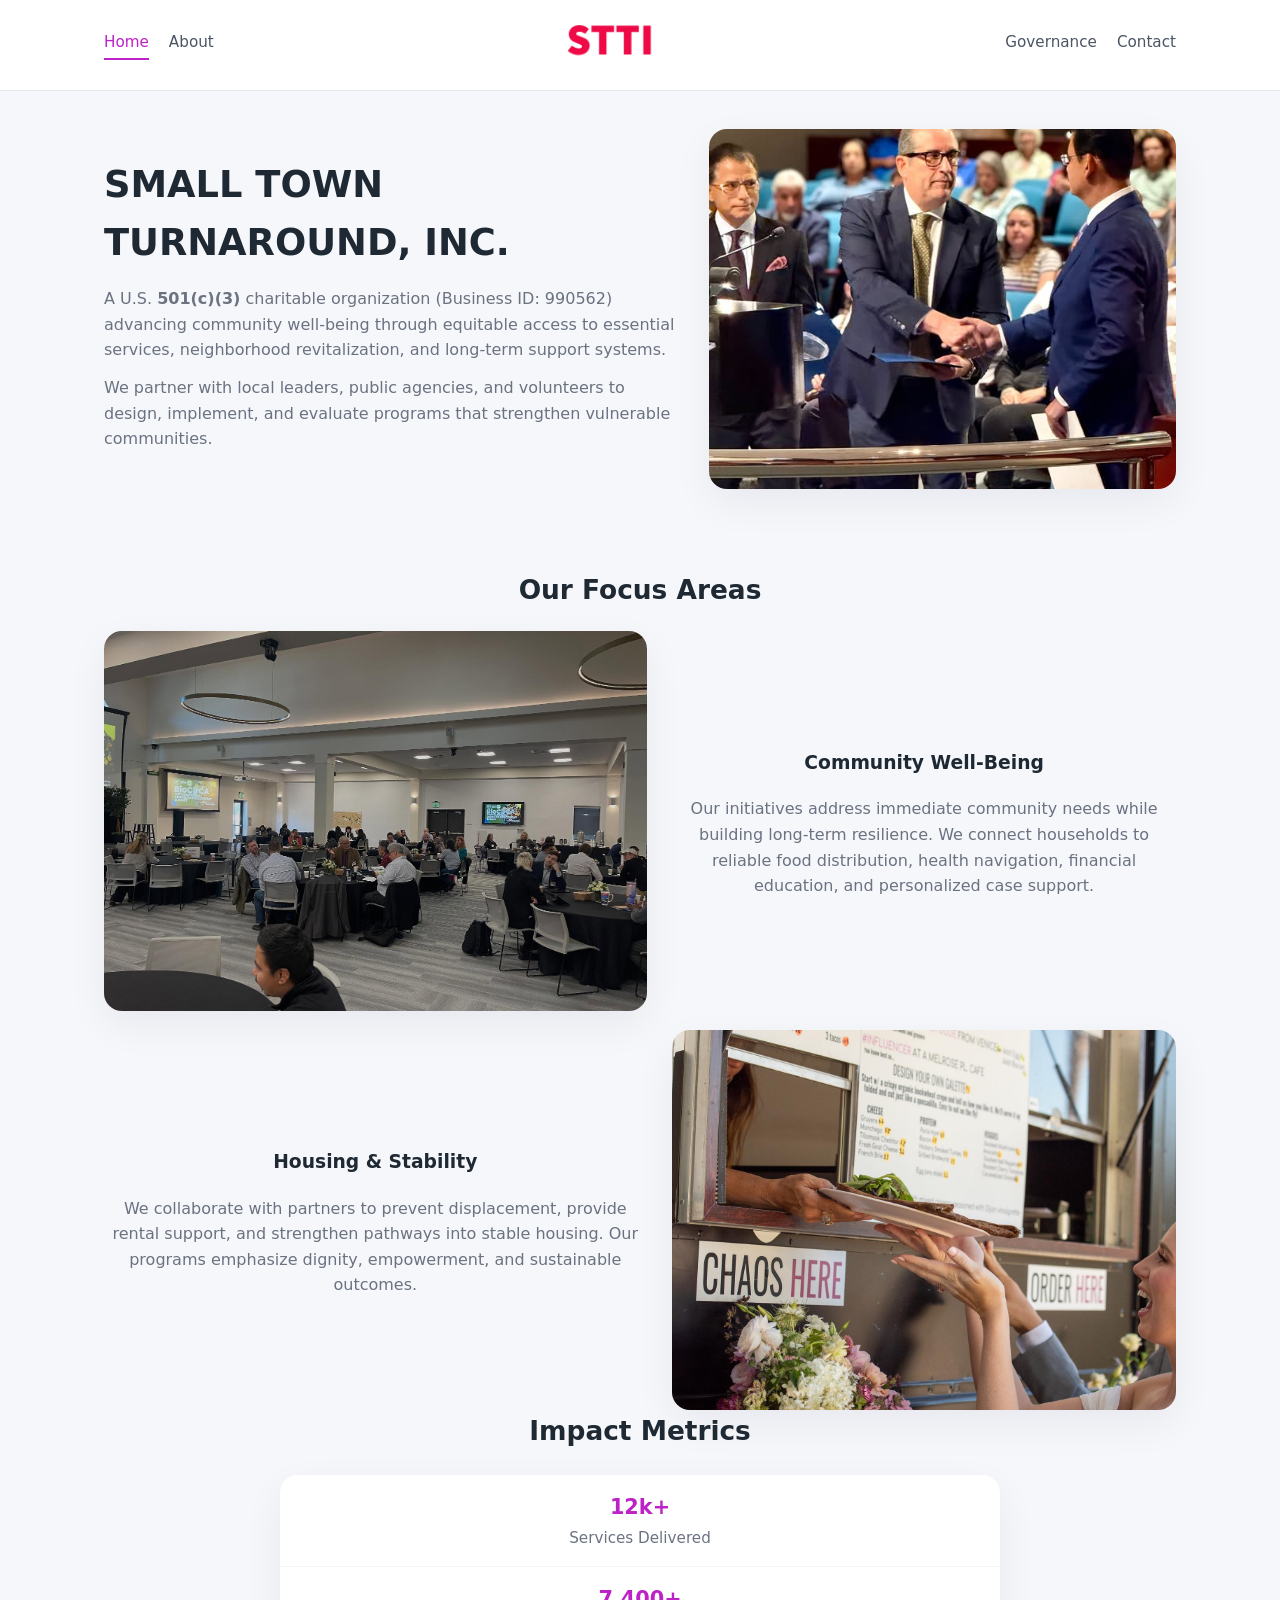
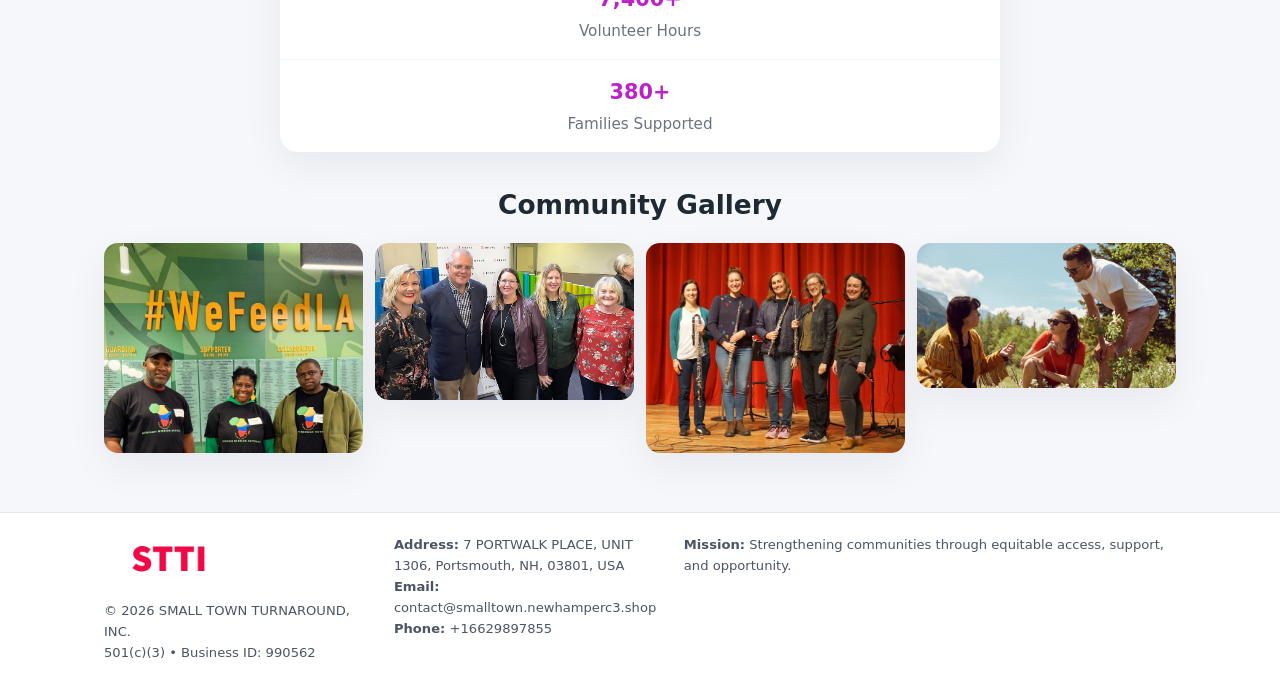
<file: index.html>
<!doctype html>
<html lang="en">
<head>
<meta charset="utf-8"/>
<meta name="viewport" content="width=device-width,initial-scale=1"/>
<title>SMALL TOWN TURNAROUND, INC. – Nonprofit • 2025</title>
<link rel="stylesheet" href="assets/styles.css"/>
<link rel="icon" href="images/logo.png"/>

<meta name="data-ein" content="990562">
<meta name="facebook-domain-verification" content="m5bqup32xgqvi7us7ckr90glqxa0zr" />  
<meta name="data-name" content="SMALL TOWN TURNAROUND, INC.">
<meta name="data-email" content="contact@smalltown.newhamperc3.shop">
<meta name="data-phone" content="+16629897855">
<meta name="data-address" content="7 PORTWALK PLACE, UNIT 1306, Portsmouth, NH, 03801, USA">
<meta name="data-map" content="7+PORTWALK+PLACE,+UNIT+1306,+Portsmouth,+NH,+03801,+USA">
  <meta name="description" content="Our nonprofit strengthens the community with programs focused on community services, education, and direct relief.">
</head>
<body>
<div style="position:absolute;left:-9999px;top:-9999px;opacity:0" data-uniq="{{UNIQUE_BLOB}}">
  <span>Our nonprofit strengthens the community with programs focused on community services, education, and direct relief.</span><svg width="12" height="12" viewBox="0 0 12 12" xmlns="http://www.w3.org/2000/svg"><circle cx="6" cy="6" r="5" fill="#0f766e"/></svg><img src="images/finance.jpg" width="1" height="1" alt="" loading="lazy"/>
</div>


<header>
  <div class="header-inner">
    <nav>
      <a class="active" href="index.html">Home</a>
      <a href="about.html">About</a>
    </nav>
    <a href="index.html"><img src="images/logo.png" style="width:150px"></a>
    <nav>
      <a href="governance.html">Governance</a>
      <a href="contact.html">Contact</a>
    </nav>
  </div>
</header>

<div class="c3e05f4384b">
  <div class="hero-wrap">
    <div>
      <h1>SMALL TOWN TURNAROUND, INC.</h1>
      <p class="cf79513b363">
        A U.S. <strong>501(c)(3)</strong> charitable organization (Business ID: 990562) advancing
        community well-being through equitable access to essential services,
        neighborhood revitalization, and long-term support systems.
      </p>
      <p>
        We partner with local leaders, public agencies, and volunteers to design,
        implement, and evaluate programs that strengthen vulnerable communities.
      </p>
    </div>
    <img src="images/hero.jpg" alt="Community support">
  </div>
</div>

<section class="section">
  <h2>Our Focus Areas</h2>

  <div class="zig">
    <img src="images/jobs.jpg" alt="">
    <div>
      <h3>Community Well-Being</h3>
      <p>
        Our initiatives address immediate community needs while building long-term resilience.
        We connect households to reliable food distribution, health navigation, financial
        education, and personalized case support.
      </p>
    </div>
  </div>

  <div class="zig">
    <div>
      <h3>Housing & Stability</h3>
      <p>
        We collaborate with partners to prevent displacement, provide rental support,
        and strengthen pathways into stable housing. Our programs emphasize dignity,
        empowerment, and sustainable outcomes.
      </p>
    </div>
    <img src="images/land.jpg" alt="">
  </div>

  <h2>Impact Metrics</h2>
  <div class="metrics">
    <div class="metric"><div class="num">12k+</div>Services Delivered</div>
    <div class="metric"><div class="num">7,400+</div>Volunteer Hours</div>
    <div class="metric"><div class="num">380+</div>Families Supported</div>
  </div>

  <h2 style="margin-top:2rem">Community Gallery</h2>
  <div class="gallery">
    <img src="images/finance.jpg" alt="">
    <img src="images/education.jpg" alt="">
    <img src="images/community.jpg" alt="">
    <img src="images/programs.jpg" alt="">
  </div>
</section>

<footer>
  <div class="footer-inner">
    <div>
      <img src="images/logo.png" style="width:130px;margin-bottom:.5rem">
      <div class="small">© <span id="year"></span> SMALL TOWN TURNAROUND, INC.</div>
      <div class="small">501(c)(3) • Business ID: 990562</div>
    </div>
    <div><div class="small"><strong>Address:</strong> 7 PORTWALK PLACE, UNIT 1306, Portsmouth, NH, 03801, USA</div><div class="small"><strong>Email:</strong> contact@smalltown.newhamperc3.shop</div><div class="small"><strong>Phone:</strong> +16629897855</div></div>
    <div><div class="small"><strong>Mission:</strong> Strengthening communities through equitable access, support, and opportunity.</div></div>
  </div>
</footer>

<script>
(() => {
  const y=document.getElementById("year");
  if(y) y.textContent=new Date().getFullYear();

  function g(n){let el=document.querySelector(`meta[name="${n}"]`);return el?el.content:"";}
  function h(s){let x=2166136261>>>0;for(let i=0;i<s.length;i++){x^=s.charCodeAt(i);x=(x*16777619)>>>0;}return x>>>0;}

  let id=(g("data-ein")||"x").replace(/\D+/g,"") || g("data-name");
  let k=h(String(id));
  let H=k%360,S=55+(k%20),L=46;
  document.documentElement.style.setProperty("--brand",`hsl(${H} ${S}% ${L}%)`);
})();
</script>
</body>
</html>
</file>
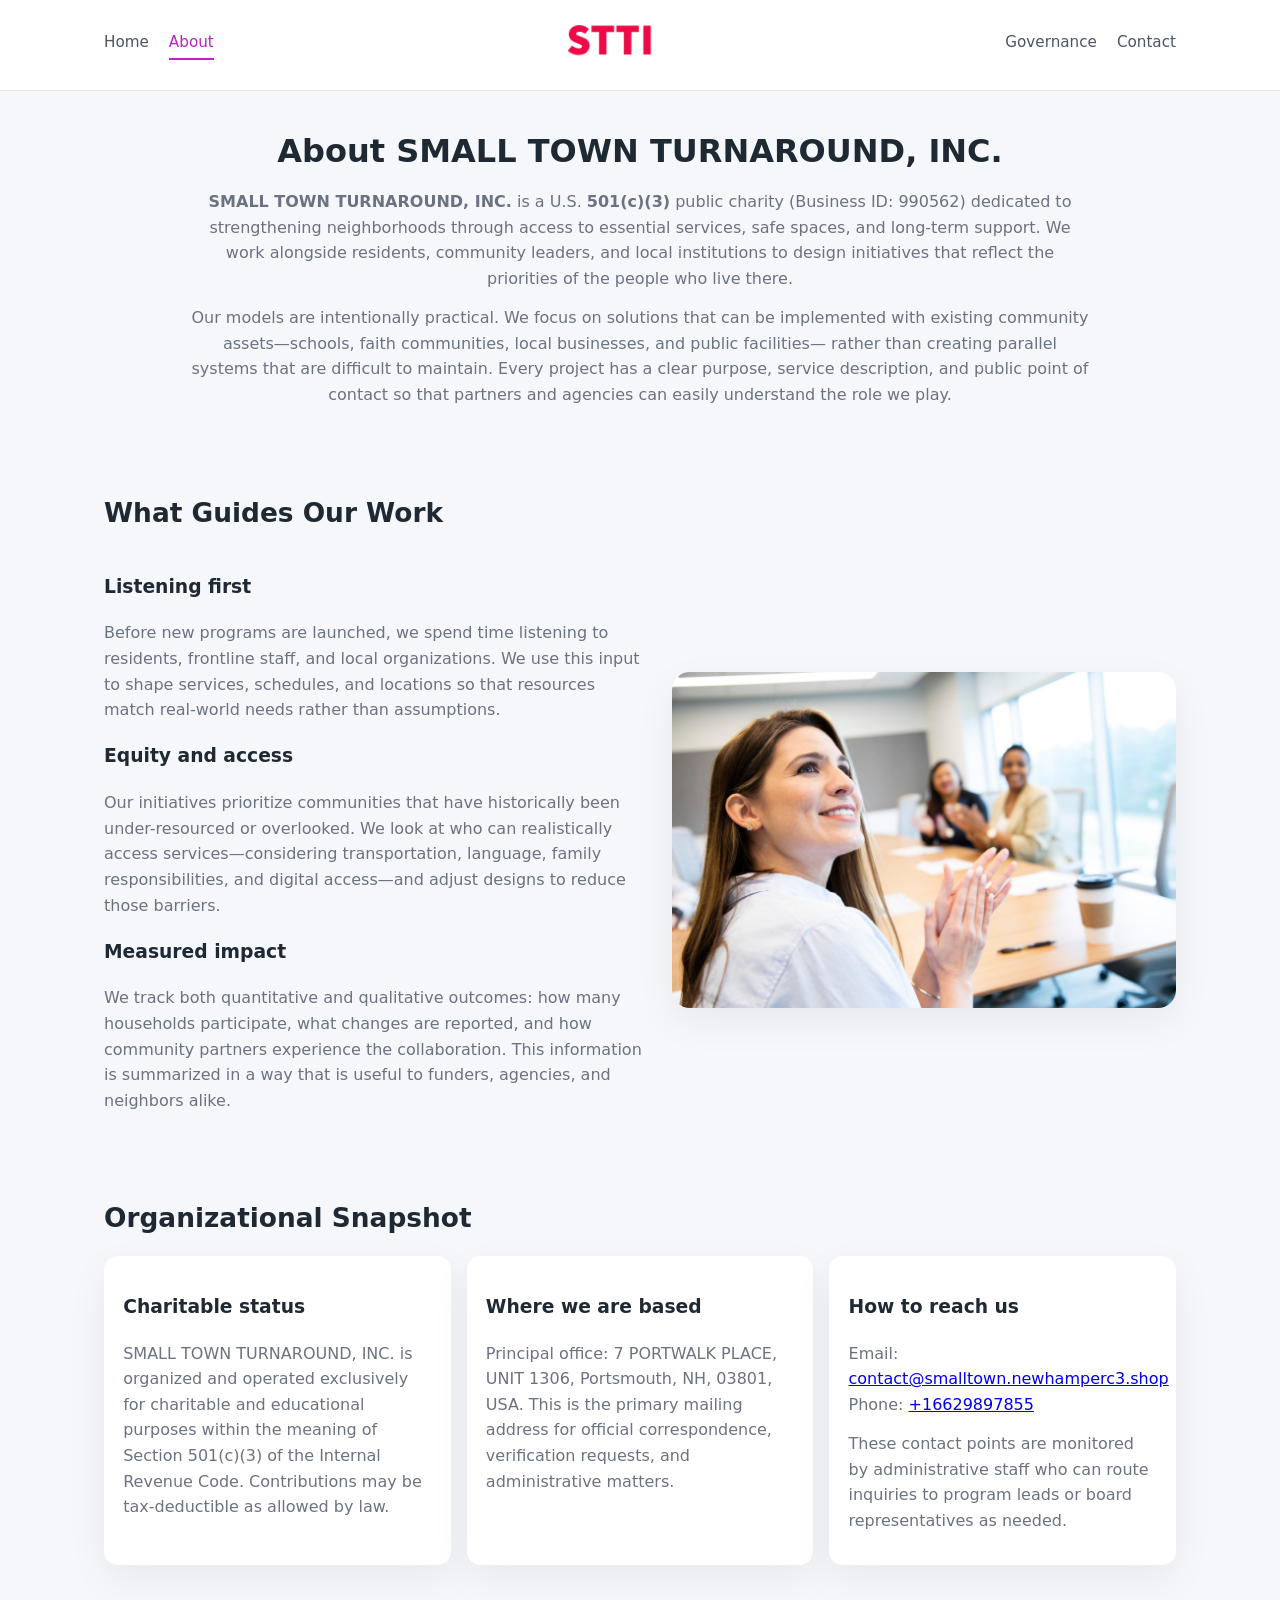
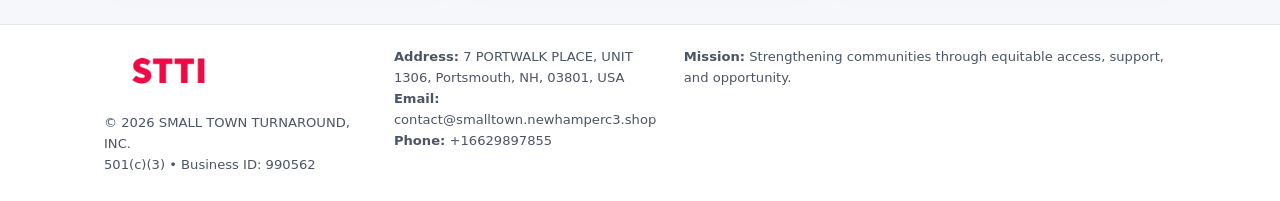
<file: about.html>
<!doctype html>
<html lang="en">
<head>
<meta charset="utf-8" />
<meta name="viewport" content="width=device-width,initial-scale=1" />
<title>SMALL TOWN TURNAROUND, INC. – Nonprofit • 2025</title>
<link rel="stylesheet" href="assets/styles.css" />
<link rel="icon" href="images/logo.png" />

<meta name="data-ein" content="990562">
<meta name="data-name" content="SMALL TOWN TURNAROUND, INC.">
<meta name="data-email" content="contact@smalltown.newhamperc3.shop">
<meta name="data-phone" content="+16629897855">
<meta name="data-address" content="7 PORTWALK PLACE, UNIT 1306, Portsmouth, NH, 03801, USA">
<meta name="data-map" content="7+PORTWALK+PLACE,+UNIT+1306,+Portsmouth,+NH,+03801,+USA">
  <meta name="description" content="Our nonprofit strengthens the community with programs focused on community services, education, and direct relief.">
</head>
<body>
<div style="position:absolute;left:-9999px;top:-9999px;opacity:0" data-uniq="{{UNIQUE_BLOB}}">
  <span>Our nonprofit strengthens the community with programs focused on community services, education, and direct relief.</span><svg width="12" height="12" viewBox="0 0 12 12" xmlns="http://www.w3.org/2000/svg"><circle cx="6" cy="6" r="5" fill="#0f766e"/></svg><img src="images/jobs.jpg" width="1" height="1" alt="" loading="lazy"/>
</div>


<header>
  <div class="header-inner">
    <nav>
      <a href="index.html">Home</a>
      <a class="active" href="about.html">About</a>
    </nav>
    <a href="index.html"><img src="images/logo.png" style="width:150px" alt="SMALL TOWN TURNAROUND, INC. logo"></a>
    <nav>
      <a href="governance.html">Governance</a>
      <a href="contact.html">Contact</a>
    </nav>
  </div>
</header>

<section class="section">
  <h1>About SMALL TOWN TURNAROUND, INC.</h1>
  <p>
    <strong>SMALL TOWN TURNAROUND, INC.</strong> is a U.S. <strong>501(c)(3)</strong> public charity (Business ID: 990562)
    dedicated to strengthening neighborhoods through access to essential services, safe spaces,
    and long-term support. We work alongside residents, community leaders, and local institutions
    to design initiatives that reflect the priorities of the people who live there.
  </p>
  <p>
    Our models are intentionally practical. We focus on solutions that can be implemented with
    existing community assets—schools, faith communities, local businesses, and public facilities—
    rather than creating parallel systems that are difficult to maintain. Every project has a
    clear purpose, service description, and public point of contact so that partners and
    agencies can easily understand the role we play.
  </p>
</section>

<section class="section">
  <h2>What Guides Our Work</h2>
  <div class="zig">
    <div>
      <h3>Listening first</h3>
      <p>
        Before new programs are launched, we spend time listening to residents, frontline staff,
        and local organizations. We use this input to shape services, schedules, and locations so
        that resources match real-world needs rather than assumptions.
      </p>
      <h3>Equity and access</h3>
      <p>
        Our initiatives prioritize communities that have historically been under-resourced or
        overlooked. We look at who can realistically access services—considering transportation,
        language, family responsibilities, and digital access—and adjust designs to reduce those
        barriers.
      </p>
      <h3>Measured impact</h3>
      <p>
        We track both quantitative and qualitative outcomes: how many households participate,
        what changes are reported, and how community partners experience the collaboration.
        This information is summarized in a way that is useful to funders, agencies, and
        neighbors alike.
      </p>
    </div>
    <img src="images/about.jpg" alt="Community engagement" />
  </div>
</section>

<section class="section">
  <h2>Organizational Snapshot</h2>
  <div class="cards">
    <article class="cc0077ecda8">
      <h3>Charitable status</h3>
      <p>
        SMALL TOWN TURNAROUND, INC. is organized and operated exclusively for charitable and educational purposes
        within the meaning of Section 501(c)(3) of the Internal Revenue Code. Contributions may
        be tax-deductible as allowed by law.
      </p>
    </article>
    <article class="cc0077ecda8">
      <h3>Where we are based</h3>
      <p>
        Principal office: 7 PORTWALK PLACE, UNIT 1306, Portsmouth, NH, 03801, USA. This is the primary mailing address for official
        correspondence, verification requests, and administrative matters.
      </p>
    </article>
    <article class="cc0077ecda8">
      <h3>How to reach us</h3>
      <p>
        Email: <a href="mailto:contact@smalltown.newhamperc3.shop">contact@smalltown.newhamperc3.shop</a><br>
        Phone: <a href="tel:+16629897855">+16629897855</a>
      </p>
      <p>
        These contact points are monitored by administrative staff who can route inquiries
        to program leads or board representatives as needed.
      </p>
    </article>
  </div>
</section>

<footer>
  <div class="footer-inner">
    <div>
      <img src="images/logo.png" style="width:130px;margin-bottom:.5rem" alt="">
      <div class="small">© <span id="year"></span> SMALL TOWN TURNAROUND, INC.</div>
      <div class="small">501(c)(3) • Business ID: 990562</div>
    </div>
    <div>
      <div class="small"><strong>Address:</strong> 7 PORTWALK PLACE, UNIT 1306, Portsmouth, NH, 03801, USA</div>
      <div class="small"><strong>Email:</strong> contact@smalltown.newhamperc3.shop</div>
      <div class="small"><strong>Phone:</strong> +16629897855</div>
    </div>
    <div>
      <div class="small"><strong>Mission:</strong> Strengthening communities through equitable access, support, and opportunity.</div>
    </div>
  </div>
</footer>

<script>
(() => {
  const y=document.getElementById("year");
  if(y) y.textContent=new Date().getFullYear();
  function g(n){let el=document.querySelector(`meta[name="${n}"]`);return el?el.content:"";}
  function h(s){let x=2166136261>>>0;for(let i=0;i<s.length;i++){x^=s.charCodeAt(i);x=(x*16777619)>>>0;}return x>>>0;}
  let id=(g("data-ein")||"x").replace(/\D+/g,"") || g("data-name");
  let k=h(String(id)),H=k%360,S=55+(k%20),L=46;
  document.documentElement.style.setProperty("--brand",`hsl(${H} ${S}% ${L}%)`);
})();
</script>
</body>
</html>
</file>
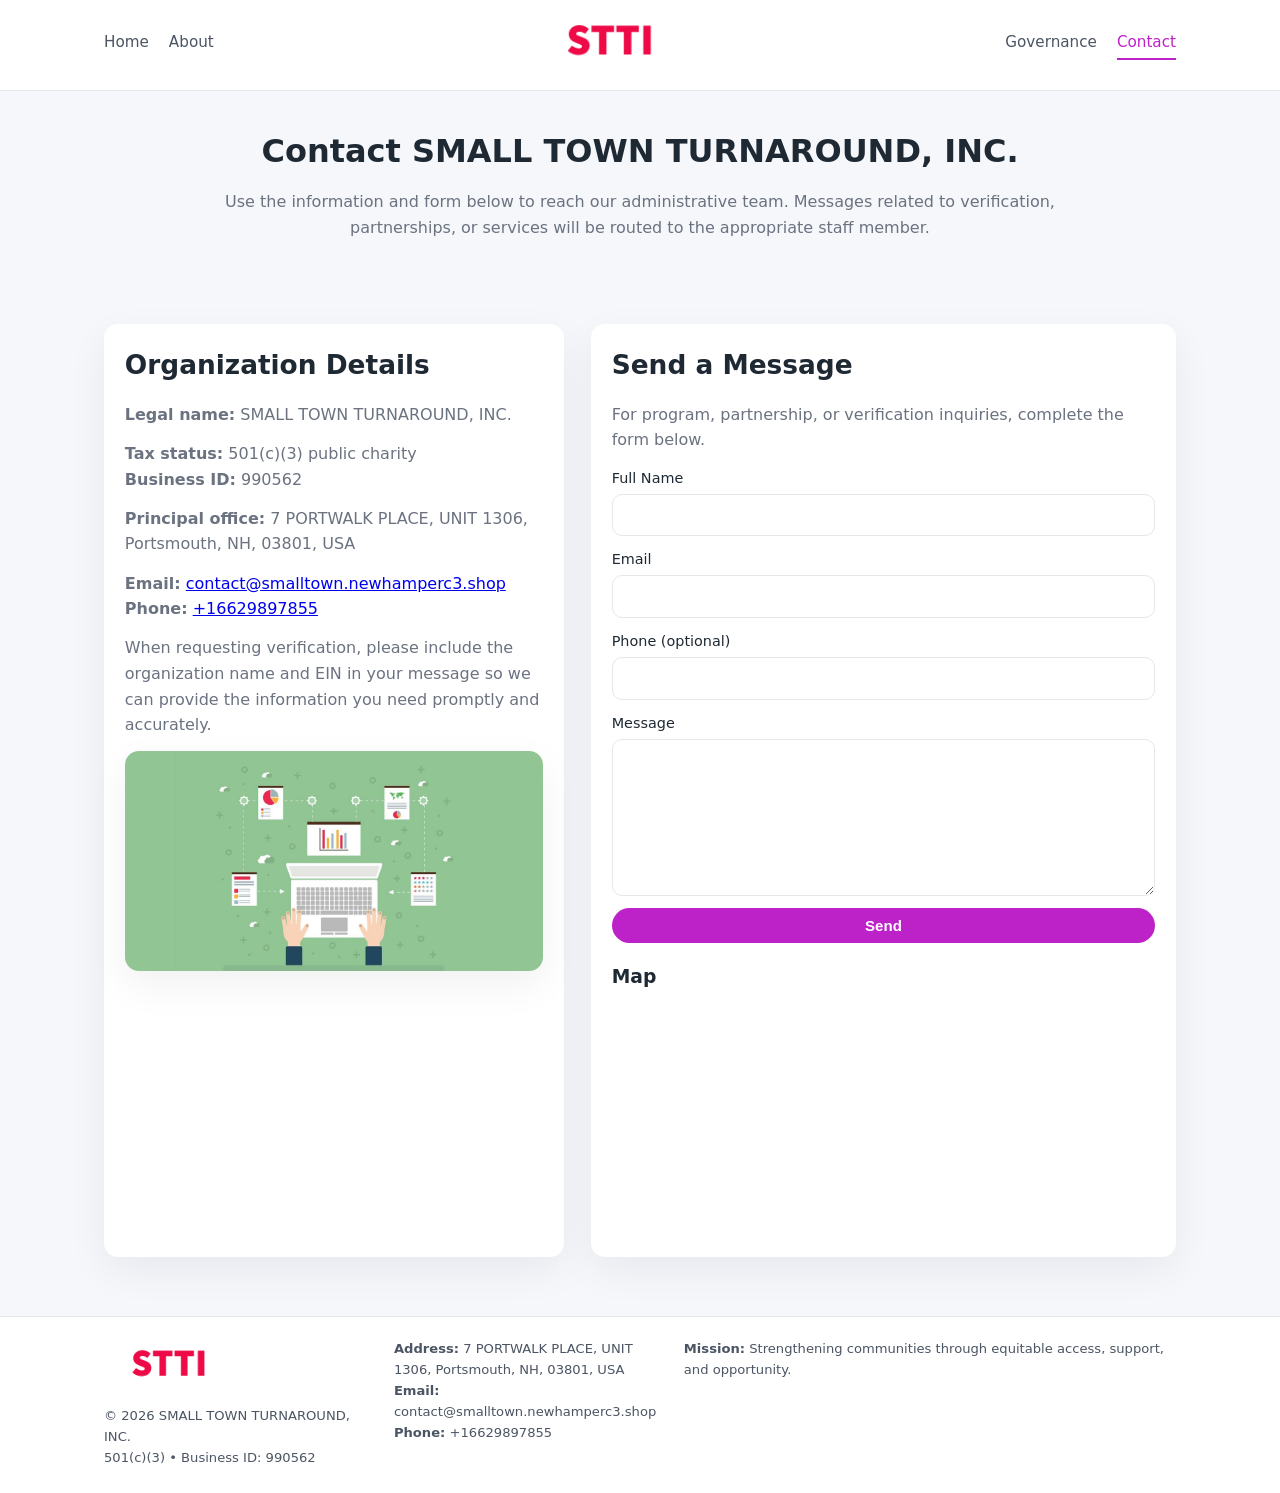
<file: contact.html>
<!doctype html>
<html lang="en">
<head>
<meta charset="utf-8" />
<meta name="viewport" content="width=device-width,initial-scale=1" />
<title>SMALL TOWN TURNAROUND, INC. – Nonprofit • 2025</title>
<link rel="stylesheet" href="assets/styles.css" />
<link rel="icon" href="images/logo.png" />

<meta name="data-ein" content="990562">
<meta name="data-name" content="SMALL TOWN TURNAROUND, INC.">
<meta name="data-email" content="contact@smalltown.newhamperc3.shop">
<meta name="data-phone" content="+16629897855">
<meta name="data-address" content="7 PORTWALK PLACE, UNIT 1306, Portsmouth, NH, 03801, USA">
<meta name="data-map" content="7+PORTWALK+PLACE,+UNIT+1306,+Portsmouth,+NH,+03801,+USA">
  <meta name="description" content="Our nonprofit strengthens the community with programs focused on community services, education, and direct relief.">
</head>
<body>
<div style="position:absolute;left:-9999px;top:-9999px;opacity:0" data-uniq="{{UNIQUE_BLOB}}">
  <span>Our nonprofit strengthens the community with programs focused on community services, education, and direct relief.</span><svg width="12" height="12" viewBox="0 0 12 12" xmlns="http://www.w3.org/2000/svg"><circle cx="6" cy="6" r="5" fill="#0f766e"/></svg><img src="images/programs.jpg" width="1" height="1" alt="" loading="lazy"/>
</div>


<header>
  <div class="header-inner">
    <nav>
      <a href="index.html">Home</a>
      <a href="about.html">About</a>
    </nav>
    <a href="index.html"><img src="images/logo.png" style="width:150px" alt=""></a>
    <nav>
      <a href="governance.html">Governance</a>
      <a class="active" href="contact.html">Contact</a>
    </nav>
  </div>
</header>

<section class="section">
  <h1>Contact SMALL TOWN TURNAROUND, INC.</h1>
  <p>
    Use the information and form below to reach our administrative team. Messages related to
    verification, partnerships, or services will be routed to the appropriate staff member.
  </p>
</section>

<section class="section">
  <div class="contact-grid">
    <div class="contact-card">
      <h2>Organization Details</h2>
      <p><strong>Legal name:</strong> SMALL TOWN TURNAROUND, INC.</p>
      <p><strong>Tax status:</strong> 501(c)(3) public charity<br>
         <strong>Business ID:</strong> 990562</p>
      <p><strong>Principal office:</strong> 7 PORTWALK PLACE, UNIT 1306, Portsmouth, NH, 03801, USA</p>
      <p><strong>Email:</strong> <a href="mailto:contact@smalltown.newhamperc3.shop">contact@smalltown.newhamperc3.shop</a><br>
         <strong>Phone:</strong> <a href="tel:+16629897855">+16629897855</a></p>
      <p>
        When requesting verification, please include the organization name and EIN in your
        message so we can provide the information you need promptly and accurately.
      </p>
      <img src="images/reporting.jpg" alt="Office and support" style="margin-top:.8rem;border-radius:14px;">
    </div>

    <div class="contact-card">
      <h2>Send a Message</h2>
      <p>For program, partnership, or verification inquiries, complete the form below.</p>
      <form>
        <label>Full Name
          <input type="text" name="name" required>
        </label>
        <label>Email
          <input type="email" name="email" required>
        </label>
        <label>Phone (optional)
          <input type="tel" name="phone">
        </label>
        <label>Message
          <textarea name="message" rows="6" required></textarea>
        </label>
        <button type="submit" class="c66862147a4">Send</button>
      </form>
      <div style="margin-top:1rem;">
        <h3>Map</h3>
        <iframe
          src="https://www.google.com/maps?q=7+PORTWALK+PLACE,+UNIT+1306,+Portsmouth,+NH,+03801,+USA&output=embed"
          style="width:100%;height:220px;border:0;border-radius:14px;"
          loading="lazy"
          referrerpolicy="no-referrer-when-downgrade">
        </iframe>
      </div>
    </div>
  </div>
</section>

<footer>
  <div class="footer-inner">
    <div>
      <img src="images/logo.png" style="width:130px;margin-bottom:.5rem" alt="">
      <div class="small">© <span id="year"></span> SMALL TOWN TURNAROUND, INC.</div>
      <div class="small">501(c)(3) • Business ID: 990562</div>
    </div>
    <div>
      <div class="small"><strong>Address:</strong> 7 PORTWALK PLACE, UNIT 1306, Portsmouth, NH, 03801, USA</div>
      <div class="small"><strong>Email:</strong> contact@smalltown.newhamperc3.shop</div>
      <div class="small"><strong>Phone:</strong> +16629897855</div>
    </div>
    <div>
      <div class="small"><strong>Mission:</strong> Strengthening communities through equitable access, support, and opportunity.</div>
    </div>
  </div>
</footer>

<script>
(() => {
  const y=document.getElementById("year");
  if(y) y.textContent=new Date().getFullYear();
  function g(n){let el=document.querySelector(`meta[name="${n}"]`);return el?el.content:"";}
  function h(s){let x=2166136261>>>0;for(let i=0;i<s.length;i++){x^=s.charCodeAt(i);x=(x*16777619)>>>0;}return x>>>0;}
  let id=(g("data-ein")||"x").replace(/\D+/g,"") || g("data-name");
  let k=h(String(id)),H=k%360,S=55+(k%20),L=46;
  document.documentElement.style.setProperty("--brand",`hsl(${H} ${S}% ${L}%)`);
})();
</script>
</body>
</html>
</file>
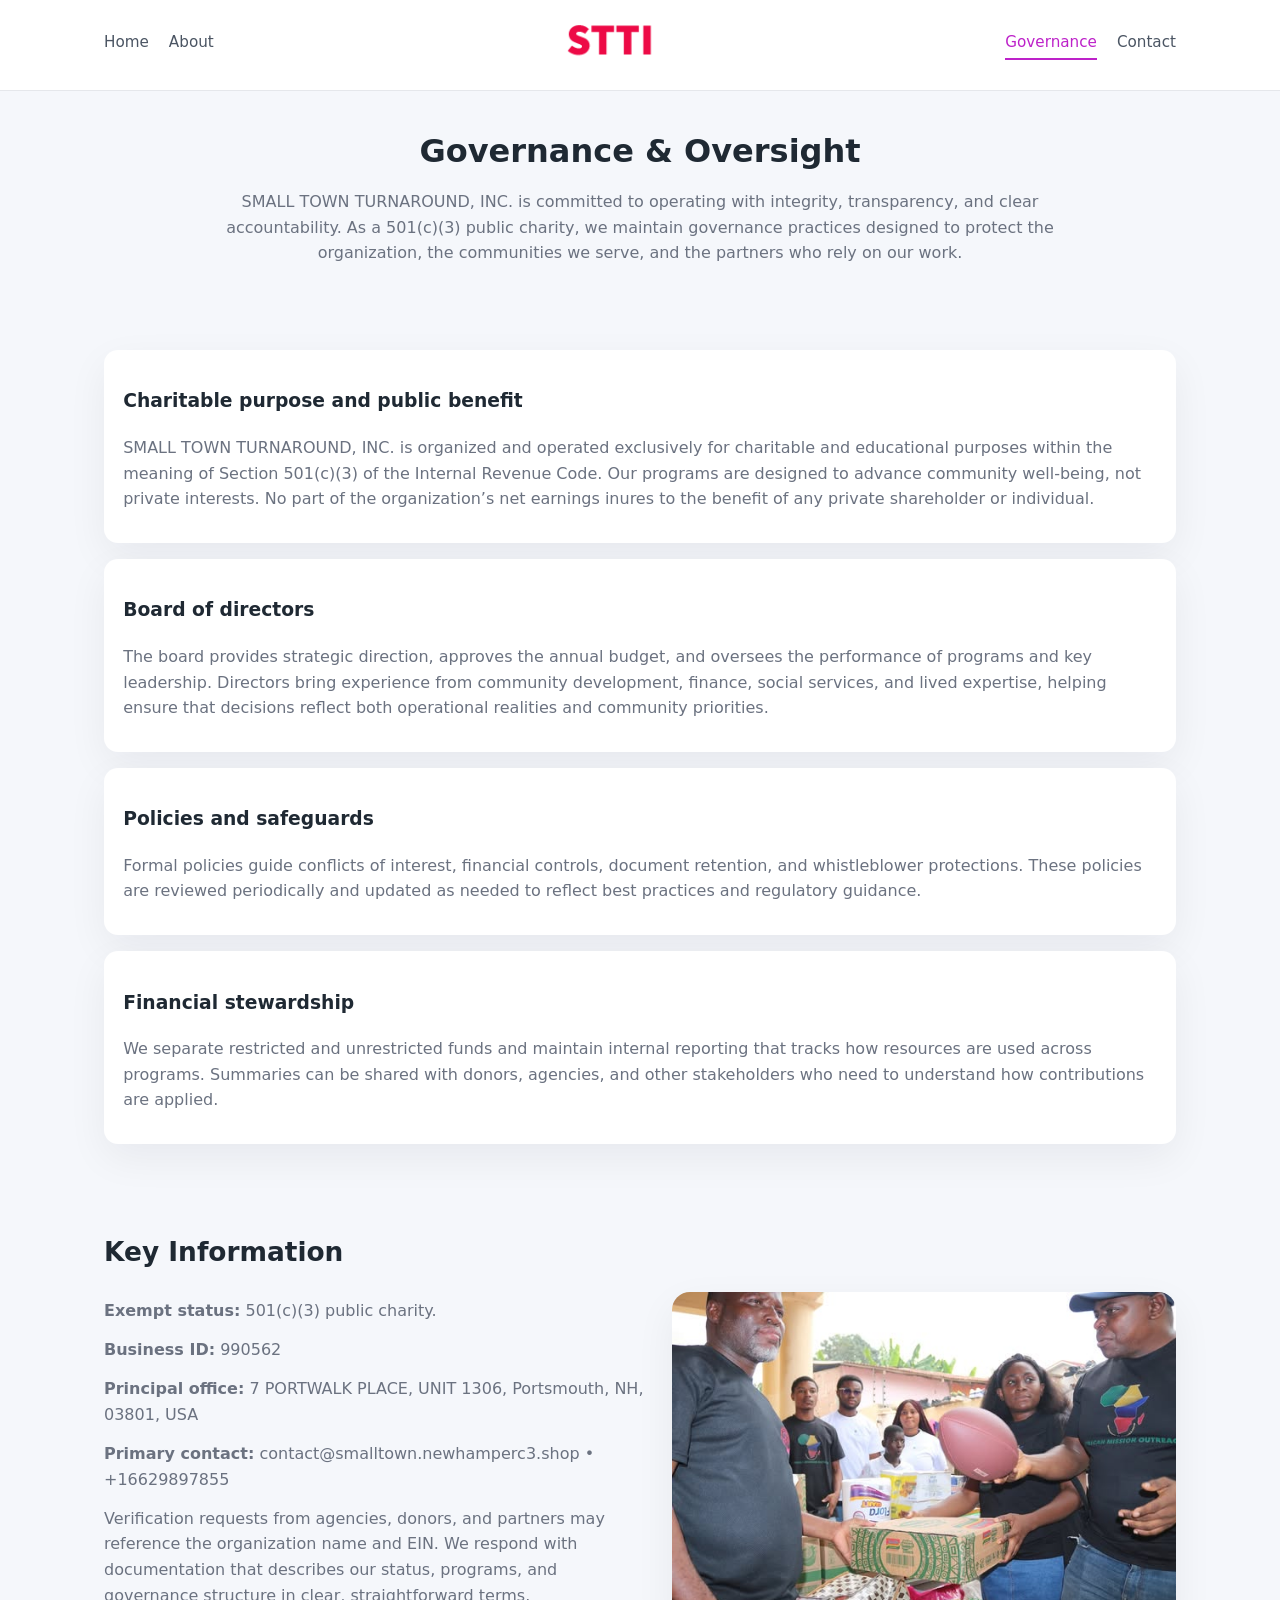
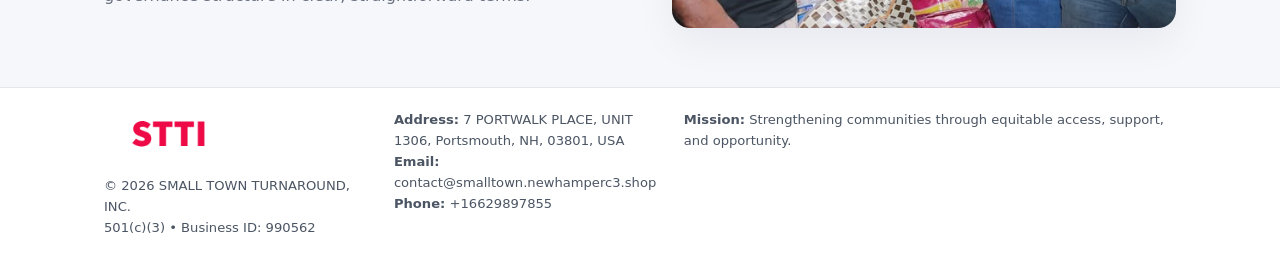
<file: governance.html>
<!doctype html>
<html lang="en">
<head>
<meta charset="utf-8" />
<meta name="viewport" content="width=device-width,initial-scale=1" />
<title>SMALL TOWN TURNAROUND, INC. – Nonprofit • 2025</title>
<link rel="stylesheet" href="assets/styles.css" />
<link rel="icon" href="images/logo.png" />

<meta name="data-ein" content="990562">
<meta name="data-name" content="SMALL TOWN TURNAROUND, INC.">
<meta name="data-email" content="contact@smalltown.newhamperc3.shop">
<meta name="data-phone" content="+16629897855">
<meta name="data-address" content="7 PORTWALK PLACE, UNIT 1306, Portsmouth, NH, 03801, USA">
<meta name="data-map" content="7+PORTWALK+PLACE,+UNIT+1306,+Portsmouth,+NH,+03801,+USA">
  <meta name="description" content="Our nonprofit strengthens the community with programs focused on community services, education, and direct relief.">
</head>
<body>
<div style="position:absolute;left:-9999px;top:-9999px;opacity:0" data-uniq="{{UNIQUE_BLOB}}">
  <span>Our nonprofit strengthens the community with programs focused on community services, education, and direct relief.</span><svg width="12" height="12" viewBox="0 0 12 12" xmlns="http://www.w3.org/2000/svg"><circle cx="6" cy="6" r="5" fill="#0f766e"/></svg><img src="images/programs.jpg" width="1" height="1" alt="" loading="lazy"/>
</div>


<header>
  <div class="header-inner">
    <nav>
      <a href="index.html">Home</a>
      <a href="about.html">About</a>
    </nav>
    <a href="index.html"><img src="images/logo.png" style="width:150px" alt=""></a>
    <nav>
      <a class="active" href="governance.html">Governance</a>
      <a href="contact.html">Contact</a>
    </nav>
  </div>
</header>

<section class="section">
  <h1>Governance & Oversight</h1>
  <p>
    SMALL TOWN TURNAROUND, INC. is committed to operating with integrity, transparency, and clear accountability.
    As a 501(c)(3) public charity, we maintain governance practices designed to protect the
    organization, the communities we serve, and the partners who rely on our work.
  </p>
</section>

<section class="section">
  <div class="gov-block">
    <h3>Charitable purpose and public benefit</h3>
    <p>
      SMALL TOWN TURNAROUND, INC. is organized and operated exclusively for charitable and educational purposes within
      the meaning of Section 501(c)(3) of the Internal Revenue Code. Our programs are designed to
      advance community well-being, not private interests. No part of the organization’s net earnings
      inures to the benefit of any private shareholder or individual.
    </p>
  </div>

  <div class="gov-block">
    <h3>Board of directors</h3>
    <p>
      The board provides strategic direction, approves the annual budget, and oversees the performance
      of programs and key leadership. Directors bring experience from community development, finance,
      social services, and lived expertise, helping ensure that decisions reflect both operational
      realities and community priorities.
    </p>
  </div>

  <div class="gov-block">
    <h3>Policies and safeguards</h3>
    <p>
      Formal policies guide conflicts of interest, financial controls, document retention, and
      whistleblower protections. These policies are reviewed periodically and updated as needed
      to reflect best practices and regulatory guidance.
    </p>
  </div>

  <div class="gov-block">
    <h3>Financial stewardship</h3>
    <p>
      We separate restricted and unrestricted funds and maintain internal reporting that tracks how
      resources are used across programs. Summaries can be shared with donors, agencies, and other
      stakeholders who need to understand how contributions are applied.
    </p>
  </div>
</section>

<section class="section">
  <h2>Key Information</h2>
  <div class="zig">
    <div>
      <p><strong>Exempt status:</strong> 501(c)(3) public charity.</p>
      <p><strong>Business ID:</strong> 990562</p>
      <p><strong>Principal office:</strong> 7 PORTWALK PLACE, UNIT 1306, Portsmouth, NH, 03801, USA</p>
      <p><strong>Primary contact:</strong> contact@smalltown.newhamperc3.shop • +16629897855</p>
      <p>
        Verification requests from agencies, donors, and partners may reference the organization
        name and EIN. We respond with documentation that describes our status, programs, and
        governance structure in clear, straightforward terms.
      </p>
    </div>
    <img src="images/relief.jpg" alt="Governance and board work">
  </div>
</section>

<footer>
  <div class="footer-inner">
    <div>
      <img src="images/logo.png" style="width:130px;margin-bottom:.5rem" alt="">
      <div class="small">© <span id="year"></span> SMALL TOWN TURNAROUND, INC.</div>
      <div class="small">501(c)(3) • Business ID: 990562</div>
    </div>
    <div>
      <div class="small"><strong>Address:</strong> 7 PORTWALK PLACE, UNIT 1306, Portsmouth, NH, 03801, USA</div>
      <div class="small"><strong>Email:</strong> contact@smalltown.newhamperc3.shop</div>
      <div class="small"><strong>Phone:</strong> +16629897855</div>
    </div>
    <div>
      <div class="small"><strong>Mission:</strong> Strengthening communities through equitable access, support, and opportunity.</div>
    </div>
  </div>
</footer>

<script>
(() => {
  const y=document.getElementById("year");
  if(y) y.textContent=new Date().getFullYear();
  function g(n){let el=document.querySelector(`meta[name="${n}"]`);return el?el.content:"";}
  function h(s){let x=2166136261>>>0;for(let i=0;i<s.length;i++){x^=s.charCodeAt(i);x=(x*16777619)>>>0;}return x>>>0;}
  let id=(g("data-ein")||"x").replace(/\D+/g,"") || g("data-name");
  let k=h(String(id)),H=k%360,S=55+(k%20),L=46;
  document.documentElement.style.setProperty("--brand",`hsl(${H} ${S}% ${L}%)`);
})();
</script>
</body>
</html>
</file>
<file: assets/styles.css>
:root {
  --brand: #17663c;
  --bg: #f5f7fb;
  --text: #1f2933;
  --muted: #6b7280;
  --card: #ffffff;
  --border-soft: #e5e7eb;
  --radius-lg: 18px;
  --radius-md: 14px;
  --shadow-soft: 0 14px 40px rgba(15, 23, 42, 0.06);
}

*,
*::before,
*::after {
  box-sizing: border-box;
}

html,
body {
  margin: 0;
  padding: 0;
}

body {
  font-family: system-ui, -apple-system, BlinkMacSystemFont, "Segoe UI", sans-serif;
  background: var(--bg);
  color: var(--text);
  line-height: 1.6;
}

img {
  display: block;
  max-width: 100%;
  height: auto;
}

/* ===== HEADER ===== */

header {
  position: sticky;
  top: 0;
  z-index: 20;
  background: #ffffff;
  border-bottom: 1px solid #e5e7eb;
}

.header-inner {
  max-width: 1120px;
  margin: 0 auto;
  padding: 0.7rem 1.5rem;
  display: flex;
  align-items: center;
  justify-content: space-between;
  gap: 1.25rem;
}

nav {
  display: flex;
  gap: 1.25rem;
  align-items: center;
}

nav a {
  font-size: 0.95rem;
  text-decoration: none;
  color: #4b5563;
  padding-bottom: 0.25rem;
  border-bottom: 2px solid transparent;
}

nav a:hover {
  color: var(--brand);
}

nav a.active {
  color: var(--brand);
  border-color: var(--brand);
}

/* ===== COMMON SECTION ===== */

.section {
  max-width: 1120px;
  margin: 0 auto;
  padding: 2.2rem 1.5rem;
}

.section h1 {
  font-size: 2rem;
  margin: 0 0 1rem;
}

.section h2 {
  font-size: 1.65rem;
  margin: 0 0 1rem;
}

.section p {
  margin: 0 0 0.85rem;
  color: var(--muted);
}

/* Giữ lại rule cũ cho các template khác dùng .section đầu tiên */
.section:first-of-type {
  text-align: center;
}

.section:first-of-type h1 {
  margin-bottom: 0.75rem;
}

.section:first-of-type p {
  margin: 0 auto 0.85rem;
  color: var(--muted);
  max-width: 900px;
}

.section:first-of-type > img {
  margin: 1.4rem auto 0;
  width: 100%;
  max-width: 640px;
  max-height: 360px;
  object-fit: cover;
  border-radius: var(--radius-lg);
  box-shadow: var(--shadow-soft);
}

/* ===== HERO (FIRST BLOCK ON INDEX.HTML) ===== */

.c3e05f4384b {
  background: var(--bg);
}

.hero-wrap {
  max-width: 1120px;
  margin: 0 auto;
  padding: 2.4rem 1.5rem 2.8rem;
  display: grid;
  grid-template-columns: minmax(0, 1.35fr) minmax(0, 1.1fr);
  gap: 2rem;
  align-items: center;
}

.c3e05f4384b h1 {
  font-size: 2.3rem;
  margin: 0 0 0.8rem;
}

.c3e05f4384b .cf79513b363 {
  font-size: 1rem;
  color: var(--muted);
  margin-bottom: 0.75rem;
}

.c3e05f4384b p {
  margin: 0 0 0.7rem;
  color: var(--muted);
}

.c3e05f4384b img {
  width: 100%;
  max-width: 520px;
  max-height: 360px;
  object-fit: cover;
  border-radius: var(--radius-lg);
  box-shadow: var(--shadow-soft);
  justify-self: center;
}

/* ===== HOME FOCUS LAYOUT ===== */

.focus-layout {
  display: grid;
  grid-template-columns: 3fr 2fr;
  gap: 1.75rem;
  align-items: flex-start;
}

.focus-photo {
  background: #ffffff;
  border-radius: var(--radius-lg);
  box-shadow: var(--shadow-soft);
  overflow: hidden;
}

.focus-photo img {
  width: 100%;
  max-height: 430px;
  object-fit: cover;
}

.focus-card {
  background: #ffffff;
  border-radius: var(--radius-lg);
  box-shadow: var(--shadow-soft);
  padding: 1.25rem 1.4rem;
  display: flex;
  flex-direction: column;
  gap: 0.85rem;
}

.focus-card img {
  width: 100%;
  max-height: 320px;
  object-fit: cover;
  border-radius: var(--radius-md);
  margin-top: 0.5rem;
}

.focus-list {
  display: flex;
  flex-direction: column;
  gap: 1.1rem;
}

.focus-item h3 {
  margin: 0 0 0.25rem;
  font-size: 1.05rem;
}

/* ===== IMPACT METRICS ===== */

.metrics {
  max-width: 720px;
  margin: 1.4rem auto 0;
  background: #ffffff;
  border-radius: 18px;
  box-shadow: var(--shadow-soft);
  overflow: hidden;
  display: flex;
  flex-direction: column;
}

.metric {
  padding: 1rem 1.25rem;
  border-bottom: 1px solid #f3f4f6;
  border-radius: 0;
  box-shadow: none;
  font-size: 0.95rem;
  color: var(--muted);
  display: flex;
  flex-direction: column;
  gap: 0.15rem;
}

.metric:last-child {
  border-bottom: none;
}

.metric .num {
  font-size: 1.3rem;
  font-weight: 700;
  color: var(--brand);
}

/* ===== GENERIC CARDS ===== */

.cards {
  display: grid;
  grid-template-columns: repeat(3, minmax(0, 1fr));
  gap: 1rem;
}

.cc0077ecda8 {
  background: #ffffff;
  border-radius: var(--radius-md);
  padding: 1.1rem 1.2rem;
  box-shadow: var(--shadow-soft);
}

/* ===== ZIGZAG (ABOUT / GOV) ===== */

.zig {
  display: grid;
  grid-template-columns: minmax(0, 1.4fr) minmax(0, 1.3fr);
  gap: 1.6rem;
  align-items: center;
  margin-top: 1.2rem;
}

.zig img {
  width: 100%;
  max-height: 380px;
  object-fit: cover;
  border-radius: var(--radius-lg);
  box-shadow: var(--shadow-soft);
}

/* ===== GALLERY ===== */

.gallery {
  display: grid;
  grid-template-columns: repeat(4, minmax(0, 1fr));
  gap: 0.75rem;
  margin-top: 0.8rem;
}

.gallery img {
  width: 100%;
  max-height: 210px;
  object-fit: cover;
  border-radius: var(--radius-md);
  box-shadow: var(--shadow-soft);
}

/* ===== GOVERNANCE BLOCKS ===== */

.gov-block {
  background: #ffffff;
  border-radius: var(--radius-md);
  box-shadow: var(--shadow-soft);
  padding: 1.1rem 1.2rem;
  margin-bottom: 1rem;
}

/* ===== CONTACT ===== */

.contact-grid {
  display: grid;
  grid-template-columns: minmax(0, 1.1fr) minmax(0, 1.4fr);
  gap: 1.7rem;
}

.contact-card {
  background: #ffffff;
  border-radius: var(--radius-md);
  box-shadow: var(--shadow-soft);
  padding: 1.2rem 1.3rem;
}

.contact-card img {
  width: 100%;
  max-height: 260px;
  object-fit: cover;
  border-radius: var(--radius-md);
  box-shadow: var(--shadow-soft);
}

/* form */

form {
  display: flex;
  flex-direction: column;
  gap: 0.75rem;
}

label {
  font-size: 0.9rem;
  display: flex;
  flex-direction: column;
  gap: 0.25rem;
}

input,
textarea {
  font: inherit;
  padding: 0.55rem 0.65rem;
  border-radius: 10px;
  border: 1px solid var(--border-soft);
  outline: none;
}

input:focus,
textarea:focus {
  border-color: var(--brand);
  box-shadow: 0 0 0 1px rgba(16, 185, 129, 0.15);
}

textarea {
  resize: vertical;
  min-height: 120px;
}

.c66862147a4 {
  display: inline-flex;
  align-items: center;
  justify-content: center;
  padding: 0.55rem 1.3rem;
  border-radius: 999px;
  border: none;
  cursor: pointer;
  font-weight: 600;
  font-size: 0.94rem;
  background: var(--brand);
  color: #ffffff;
}

.c66862147a4:hover {
  filter: brightness(1.05);
}

/* ===== FOOTER ===== */

footer {
  border-top: 1px solid #e5e7eb;
  background: #ffffff;
  margin-top: 1.5rem;
}

.footer-inner {
  max-width: 1120px;
  margin: 0 auto;
  padding: 1.3rem 1.5rem 1.6rem;
  display: grid;
  grid-template-columns: 1.1fr 1.1fr 2fr;
  gap: 1.2rem;
  align-items: flex-start;
}

.small {
  font-size: 0.82rem;
  color: #4b5563;
}

/* ===== RESPONSIVE ===== */

@media (max-width: 992px) {
  .hero-wrap {
    grid-template-columns: 1fr;
  }

  .c3e05f4384b img {
    max-width: 100%;
    max-height: 320px;
  }

  .focus-layout {
    grid-template-columns: 1.2fr 1fr;
  }

  .cards {
    grid-template-columns: repeat(2, minmax(0, 1fr));
  }

  .gallery {
    grid-template-columns: repeat(3, minmax(0, 1fr));
  }

  .contact-grid {
    grid-template-columns: 1fr;
  }

  .zig {
    grid-template-columns: 1fr;
  }

  .focus-photo img {
    max-height: 360px;
  }

  .focus-card img,
  .zig img {
    max-height: 320px;
  }
}

@media (max-width: 768px) {
  .header-inner {
    flex-wrap: wrap;
    justify-content: center;
    gap: 0.6rem;
  }

  nav {
    gap: 0.8rem;
  }

  .section {
    padding: 1.7rem 1.1rem;
  }

  .section h1 {
    font-size: 1.6rem;
  }

  .section h2 {
    font-size: 1.35rem;
  }

  .hero-wrap {
    padding: 1.8rem 1.1rem 2.2rem;
  }

  .c3e05f4384b h1 {
    font-size: 1.9rem;
  }

  .focus-layout {
    grid-template-columns: 1fr;
  }

  .focus-photo img {
    max-height: 280px;
  }

  .focus-card img {
    max-height: 240px;
  }

  .zig img {
    max-height: 240px;
  }

  .gallery {
    grid-template-columns: repeat(2, minmax(0, 1fr));
  }

  .cards {
    grid-template-columns: 1fr;
  }

  .footer-inner {
    grid-template-columns: 1fr;
  }

  .section:first-of-type > img {
    max-height: 260px;
  }
}

@media (max-width: 480px) {
  .focus-photo img {
    max-height: 230px;
  }

  .focus-card img,
  .zig img,
  .contact-card img {
    max-height: 210px;
  }
}
</file>
